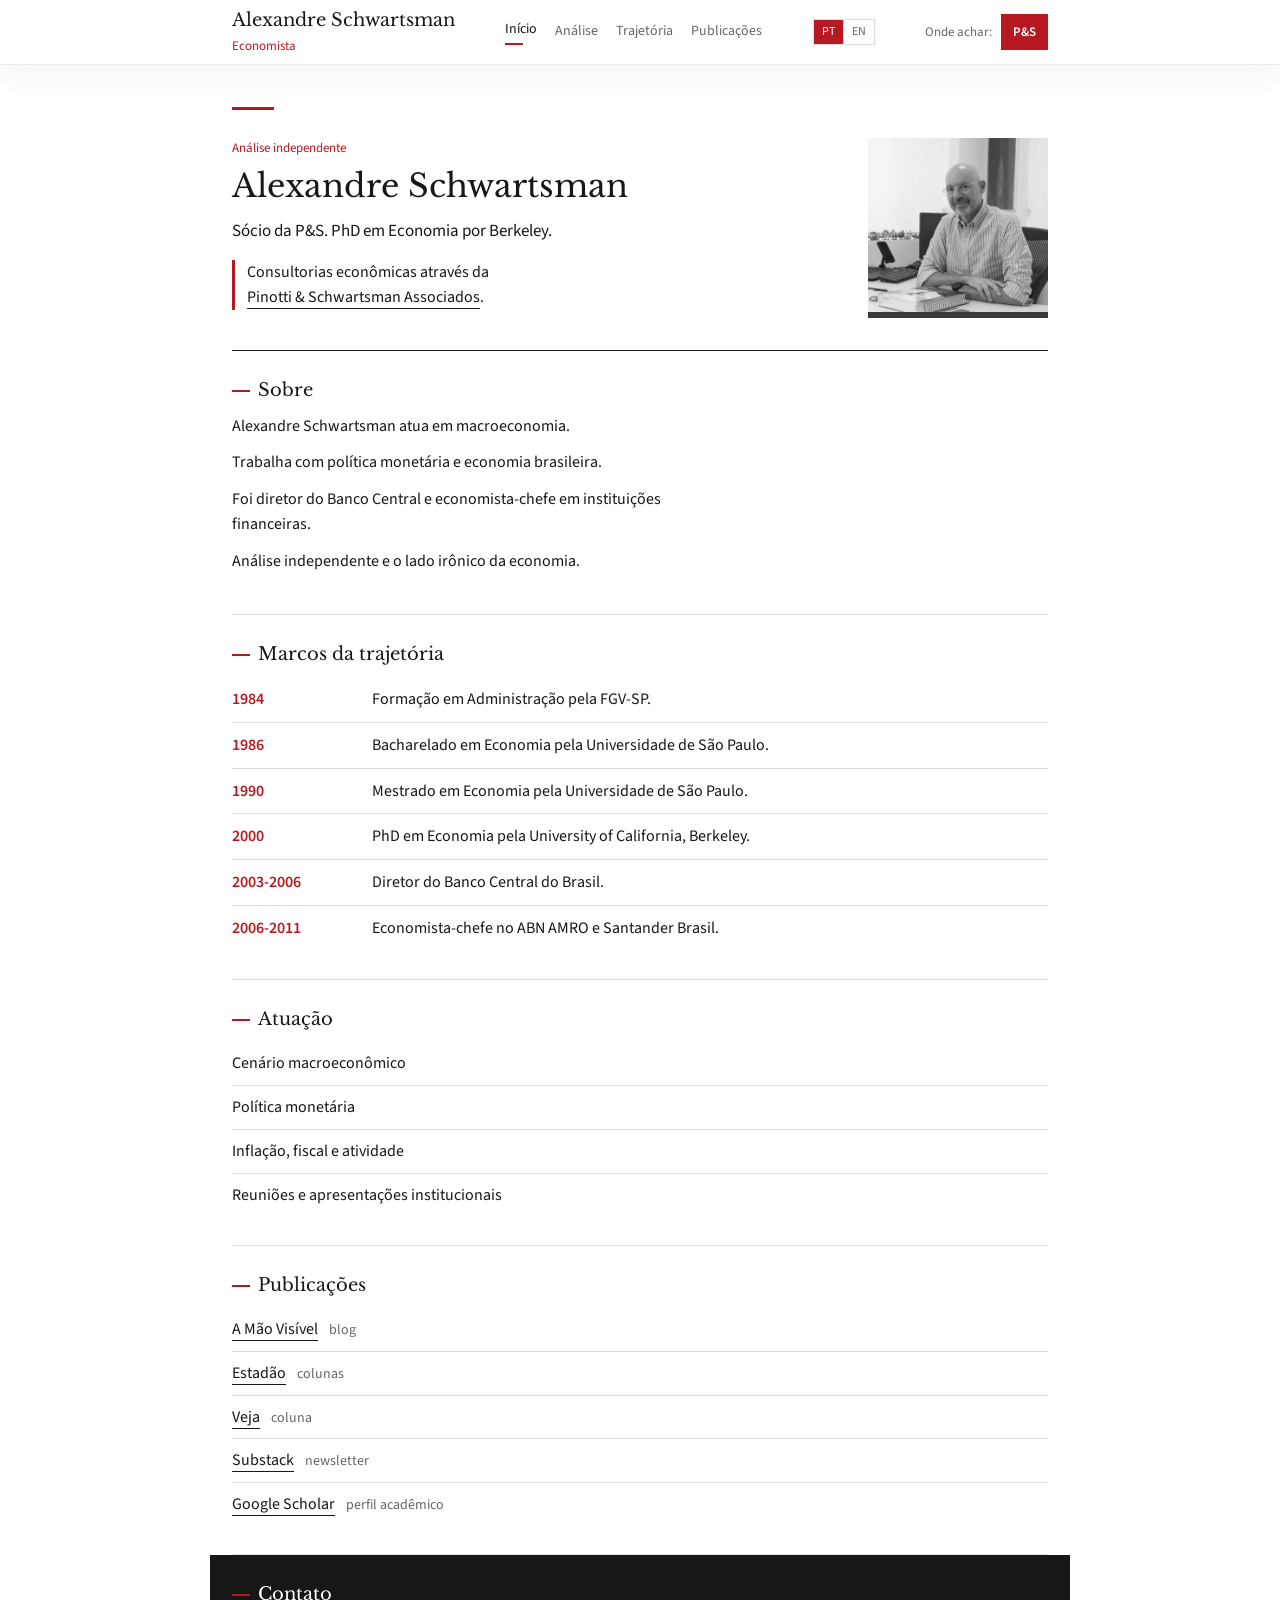
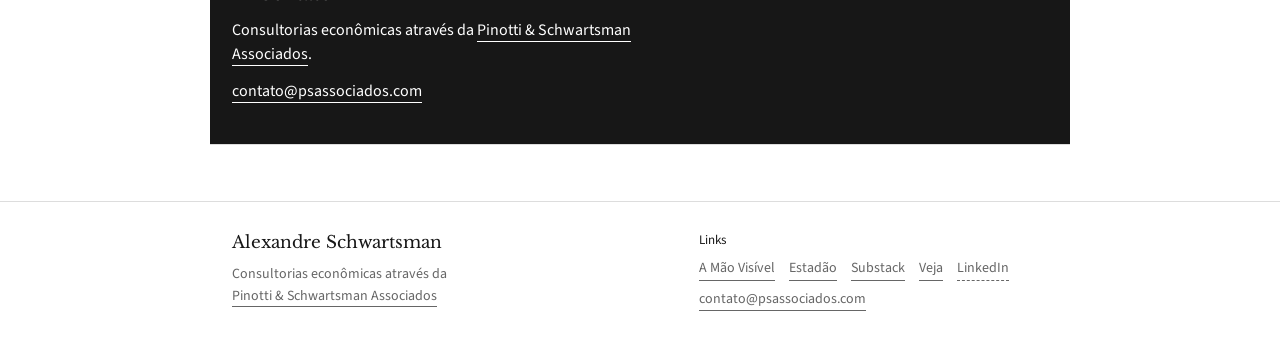
<file: index.html>
<!doctype html>
<html lang="pt-BR">
<head>
  <meta charset="utf-8" />
  <meta name="viewport" content="width=device-width, initial-scale=1" />
  <title>Alexandre Schwartsman</title>
  <meta name="description" content="Alexandre Schwartsman. Economista. Sócio da P&S." />
  <meta property="og:title" content="Alexandre Schwartsman" />
  <meta property="og:description" content="Economista. Sócio da Pinotti & Schwartsman Associados." />
  <meta property="og:type" content="website" />
  <meta property="og:image" content="assets/alexandre.avif" />
  <link rel="preconnect" href="https://fonts.googleapis.com" />
  <link rel="preconnect" href="https://fonts.gstatic.com" crossorigin />
  <link href="https://fonts.googleapis.com/css2?family=Libre+Baskerville:wght@400;700&family=Source+Sans+3:wght@400;500;600&display=swap" rel="stylesheet" />
  <link rel="stylesheet" href="styles.css?v=20260616-2" />
</head>
<body data-active="index.html">
  <div data-slot="header"></div>

  <main class="page">
    <section class="intro">
      <div>
        <p class="kicker" data-pt="Análise independente" data-en="Independent analysis">Análise independente</p>
        <h1>Alexandre Schwartsman</h1>
        <p class="summary" data-pt="Sócio da P&S. PhD em Economia por Berkeley." data-en="Partner at P&S. PhD in Economics from Berkeley.">Sócio da P&amp;S. PhD em Economia por Berkeley.</p>
        <p class="old-note"><span data-pt="Consultorias econômicas através da" data-en="Economic consulting through">Consultorias econômicas através da</span><br><a href="https://psassociados.com" target="_blank" rel="noopener">Pinotti &amp; Schwartsman Associados</a>.</p>
      </div>
      <figure>
        <img src="assets/alexandre.avif" alt="Alexandre Schwartsman" />
      </figure>
    </section>

    <section class="block">
      <h2 data-pt="Sobre" data-en="About">Sobre</h2>
      <p data-pt="Alexandre Schwartsman atua em macroeconomia." data-en="Alexandre Schwartsman works in macroeconomics.">Alexandre Schwartsman atua em macroeconomia.</p>
      <p data-pt="Trabalha com política monetária e economia brasileira." data-en="His work covers monetary policy and the Brazilian economy.">Trabalha com política monetária e economia brasileira.</p>
      <p data-pt="Foi diretor do Banco Central e economista-chefe em instituições financeiras." data-en="He was a Central Bank director and chief economist at financial institutions.">Foi diretor do Banco Central e economista-chefe em instituições financeiras.</p>
      <p data-pt="Análise independente e o lado irônico da economia." data-en="Independent analysis and the ironic side of economics.">Análise independente e o lado irônico da economia.</p>
    </section>

    <section class="block">
      <h2 data-pt="Marcos da trajetória" data-en="Career milestones">Marcos da trajetória</h2>
      <ul class="milestones">
        <li><time>1984</time><span data-pt="Formação em Administração pela FGV-SP." data-en="Business Administration degree from FGV-SP.">Formação em Administração pela FGV-SP.</span></li>
        <li><time>1986</time><span data-pt="Bacharelado em Economia pela Universidade de São Paulo." data-en="Economics degree from the University of São Paulo.">Bacharelado em Economia pela Universidade de São Paulo.</span></li>
        <li><time>1990</time><span data-pt="Mestrado em Economia pela Universidade de São Paulo." data-en="Master's degree in Economics from the University of São Paulo.">Mestrado em Economia pela Universidade de São Paulo.</span></li>
        <li><time>2000</time><span data-pt="PhD em Economia pela University of California, Berkeley." data-en="PhD in Economics from the University of California, Berkeley.">PhD em Economia pela University of California, Berkeley.</span></li>
        <li><time>2003-2006</time><span data-pt="Diretor do Banco Central do Brasil." data-en="Director at the Central Bank of Brazil.">Diretor do Banco Central do Brasil.</span></li>
        <li><time>2006-2011</time><span data-pt="Economista-chefe no ABN AMRO e Santander Brasil." data-en="Chief economist at ABN AMRO and Santander Brazil.">Economista-chefe no ABN AMRO e Santander Brasil.</span></li>
      </ul>
    </section>

    <section class="block">
      <h2 data-pt="Atuação" data-en="Work">Atuação</h2>
      <ul class="plain-list">
        <li data-pt="Cenário macroeconômico" data-en="Macroeconomic outlook">Cenário macroeconômico</li>
        <li data-pt="Política monetária" data-en="Monetary policy">Política monetária</li>
        <li data-pt="Inflação, fiscal e atividade" data-en="Inflation, fiscal policy and activity">Inflação, fiscal e atividade</li>
        <li data-pt="Reuniões e apresentações institucionais" data-en="Institutional meetings and presentations">Reuniões e apresentações institucionais</li>
      </ul>
    </section>

    <section class="block">
      <h2 data-pt="Publicações" data-en="Publications">Publicações</h2>
      <ul class="link-list">
        <li><a href="https://maovisivel.blogspot.com/" target="_blank" rel="noopener">A Mão Visível</a> <span>blog</span></li>
        <li><a href="https://www.estadao.com.br/economia/alexandre-schwartsman/" target="_blank" rel="noopener">Estadão</a> <span>colunas</span></li>
        <li><a href="https://veja.abril.com.br/coluna/alexandre-schwartsman/" target="_blank" rel="noopener">Veja</a> <span>coluna</span></li>
        <li><a href="https://alexschwartsman.substack.com/" target="_blank" rel="noopener">Substack</a> <span>newsletter</span></li>
        <li><a href="https://scholar.google.com/citations?user=0RUeCwEAAAAJ" target="_blank" rel="noopener">Google Scholar</a> <span>perfil acadêmico</span></li>
      </ul>
    </section>

    <section class="block contact-note">
      <h2 data-pt="Contato" data-en="Contact">Contato</h2>
      <p><span data-pt="Consultorias econômicas através da" data-en="Economic consulting through">Consultorias econômicas através da</span> <a href="https://psassociados.com" target="_blank" rel="noopener">Pinotti &amp; Schwartsman Associados</a>.</p>
      <p><a href="mailto:contato@psassociados.com">contato@psassociados.com</a></p>
    </section>
  </main>

  <div data-slot="footer"></div>
  <script src="site.js?v=20260616-2"></script>
</body>
</html>
</file>
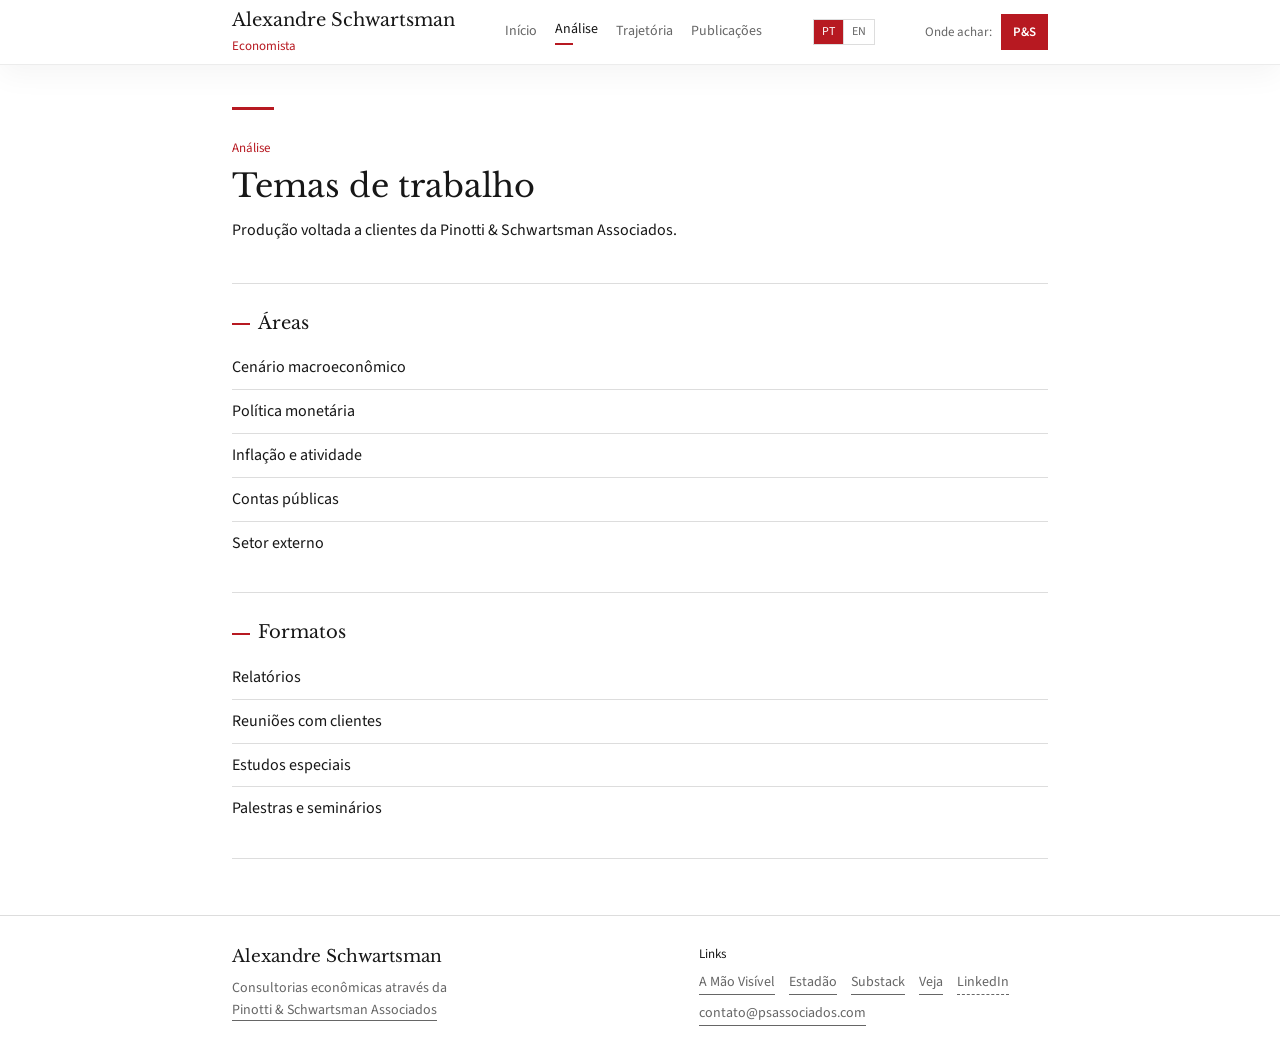
<file: analise.html>
<!doctype html>
<html lang="pt-BR">
<head>
  <meta charset="utf-8" />
  <meta name="viewport" content="width=device-width, initial-scale=1" />
  <title>Análise - Alexandre Schwartsman</title>
  <meta name="description" content="Análise macroeconômica. P&S." />
  <link rel="preconnect" href="https://fonts.googleapis.com" />
  <link rel="preconnect" href="https://fonts.gstatic.com" crossorigin />
  <link href="https://fonts.googleapis.com/css2?family=Libre+Baskerville:wght@400;700&family=Source+Sans+3:wght@400;500;600&display=swap" rel="stylesheet" />
  <link rel="stylesheet" href="styles.css?v=20260616-2" />
</head>
<body data-active="analise.html">
  <div data-slot="header"></div>

  <main class="page">
    <section class="block first">
      <p class="kicker" data-pt="Análise" data-en="Analysis">Análise</p>
      <h1 data-pt="Temas de trabalho" data-en="Areas of work">Temas de trabalho</h1>
      <p data-pt="Produção voltada a clientes da Pinotti & Schwartsman Associados." data-en="Research for clients of Pinotti & Schwartsman Associados.">Produção voltada a clientes da Pinotti & Schwartsman Associados.</p>
    </section>

    <section class="block">
      <h2 data-pt="Áreas" data-en="Areas">Áreas</h2>
      <ul class="plain-list">
        <li>Cenário macroeconômico</li>
        <li>Política monetária</li>
        <li>Inflação e atividade</li>
        <li>Contas públicas</li>
        <li>Setor externo</li>
      </ul>
    </section>

    <section class="block">
      <h2 data-pt="Formatos" data-en="Formats">Formatos</h2>
      <ul class="plain-list">
        <li>Relatórios</li>
        <li>Reuniões com clientes</li>
        <li>Estudos especiais</li>
        <li>Palestras e seminários</li>
      </ul>
    </section>
  </main>

  <div data-slot="footer"></div>
  <script src="site.js?v=20260616-2"></script>
</body>
</html>
</file>
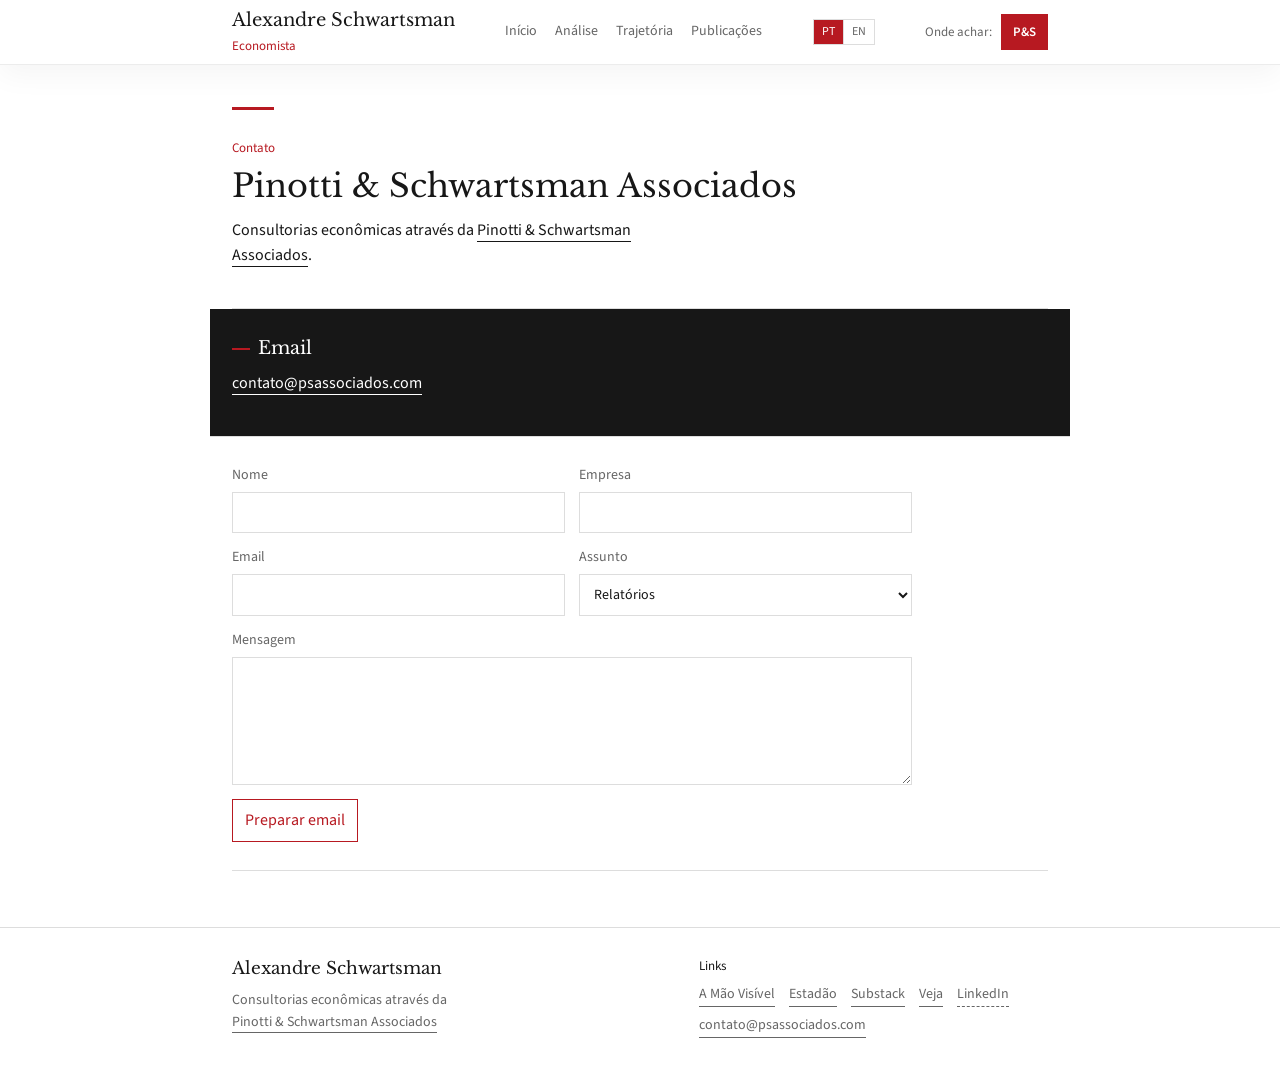
<file: contato.html>
<!doctype html>
<html lang="pt-BR">
<head>
  <meta charset="utf-8" />
  <meta name="viewport" content="width=device-width, initial-scale=1" />
  <title>Contato - Alexandre Schwartsman</title>
  <meta name="description" content="Contato institucional P&S." />
  <link rel="preconnect" href="https://fonts.googleapis.com" />
  <link rel="preconnect" href="https://fonts.gstatic.com" crossorigin />
  <link href="https://fonts.googleapis.com/css2?family=Libre+Baskerville:wght@400;700&family=Source+Sans+3:wght@400;500;600&display=swap" rel="stylesheet" />
  <link rel="stylesheet" href="styles.css?v=20260616-2" />
</head>
<body data-active="contato.html">
  <div data-slot="header"></div>

  <main class="page">
    <section class="block first">
      <p class="kicker" data-pt="Contato" data-en="Contact">Contato</p>
      <h1>Pinotti & Schwartsman Associados</h1>
      <p><span data-pt="Consultorias econômicas através da" data-en="Economic consulting through">Consultorias econômicas através da</span> <a href="https://psassociados.com" target="_blank" rel="noopener">Pinotti &amp; Schwartsman Associados</a>.</p>
    </section>

    <section class="block contact-note">
      <h2 data-pt="Email" data-en="Email">Email</h2>
      <p><a href="mailto:contato@psassociados.com">contato@psassociados.com</a></p>
    </section>

    <section class="block">
      <form class="form" data-contact-form>
        <label>Nome <input name="nome" required autocomplete="name" /></label>
        <label>Empresa <input name="empresa" autocomplete="organization" /></label>
        <label>Email <input name="email" type="email" required autocomplete="email" /></label>
        <label>Assunto
          <select name="assunto">
            <option>Relatórios</option>
            <option>Reunião</option>
            <option>Palestra</option>
            <option>Outro</option>
          </select>
        </label>
        <label class="full">Mensagem <textarea name="mensagem" rows="5"></textarea></label>
        <button class="btn" type="submit">Preparar email</button>
        <p class="form-status" hidden data-form-status>Seu aplicativo de email será aberto.</p>
      </form>
    </section>
  </main>

  <div data-slot="footer"></div>
  <script src="site.js?v=20260616-2"></script>
</body>
</html>
</file>
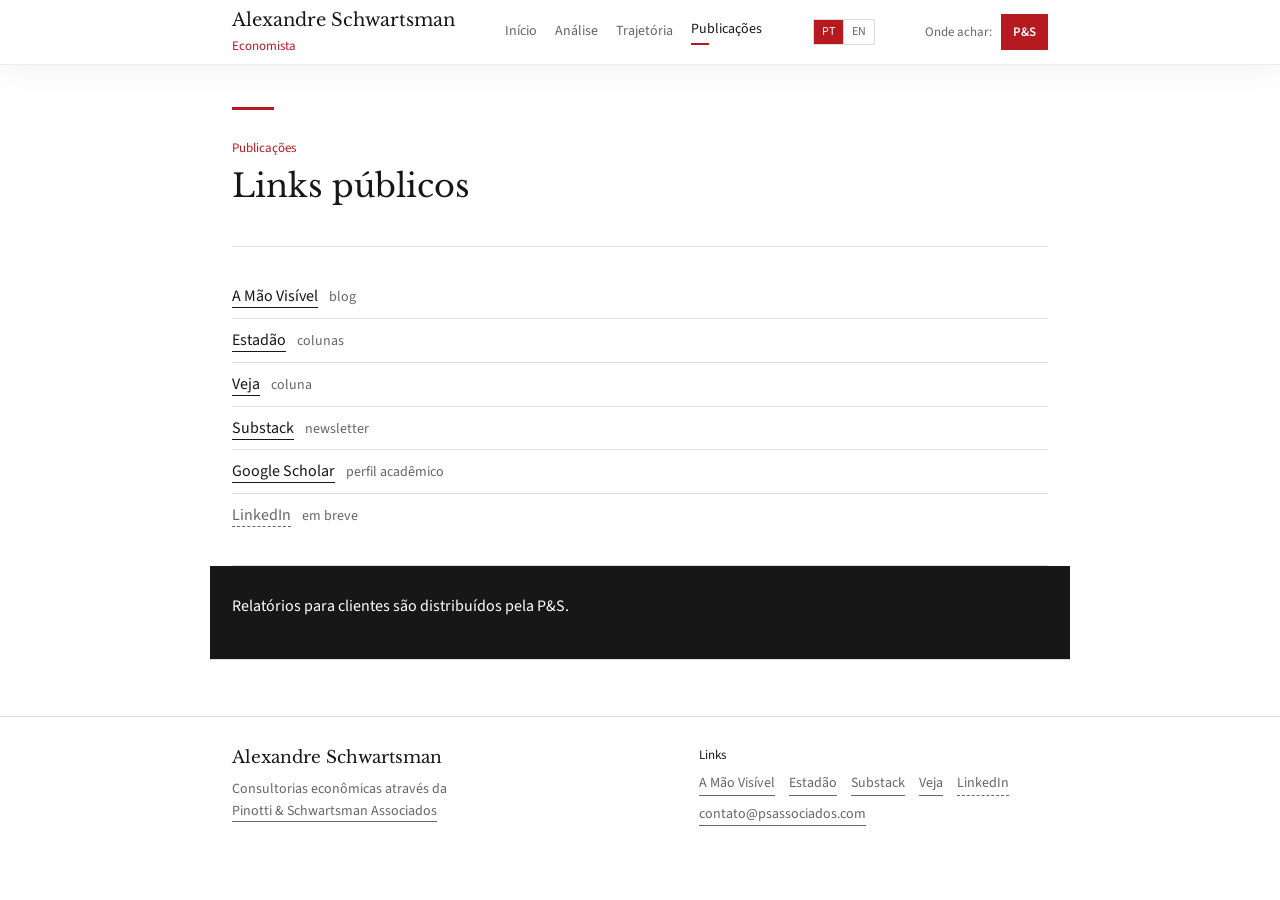
<file: publicacoes.html>
<!doctype html>
<html lang="pt-BR">
<head>
  <meta charset="utf-8" />
  <meta name="viewport" content="width=device-width, initial-scale=1" />
  <title>Publicações - Alexandre Schwartsman</title>
  <meta name="description" content="Publicações de Alexandre Schwartsman." />
  <link rel="preconnect" href="https://fonts.googleapis.com" />
  <link rel="preconnect" href="https://fonts.gstatic.com" crossorigin />
  <link href="https://fonts.googleapis.com/css2?family=Libre+Baskerville:wght@400;700&family=Source+Sans+3:wght@400;500;600&display=swap" rel="stylesheet" />
  <link rel="stylesheet" href="styles.css?v=20260616-2" />
</head>
<body data-active="publicacoes.html">
  <div data-slot="header"></div>

  <main class="page">
    <section class="block first">
      <p class="kicker" data-pt="Publicações" data-en="Publications">Publicações</p>
      <h1 data-pt="Links públicos" data-en="Public links">Links públicos</h1>
    </section>

    <section class="block">
      <ul class="link-list">
        <li><a href="https://maovisivel.blogspot.com/" target="_blank" rel="noopener">A Mão Visível</a> <span>blog</span></li>
        <li><a href="https://www.estadao.com.br/economia/alexandre-schwartsman/" target="_blank" rel="noopener">Estadão</a> <span>colunas</span></li>
        <li><a href="https://veja.abril.com.br/coluna/alexandre-schwartsman/" target="_blank" rel="noopener">Veja</a> <span>coluna</span></li>
        <li><a href="https://alexschwartsman.substack.com/" target="_blank" rel="noopener">Substack</a> <span>newsletter</span></li>
        <li><a href="https://scholar.google.com/citations?user=0RUeCwEAAAAJ" target="_blank" rel="noopener">Google Scholar</a> <span>perfil acadêmico</span></li>
        <li><a class="pending-link" href="#" aria-disabled="true">LinkedIn</a> <span>em breve</span></li>
      </ul>
    </section>

    <section class="block contact-note">
      <p data-pt="Relatórios para clientes são distribuídos pela P&S." data-en="Client reports are distributed by P&S.">Relatórios para clientes são distribuídos pela P&S.</p>
    </section>
  </main>

  <div data-slot="footer"></div>
  <script src="site.js?v=20260616-2"></script>
</body>
</html>
</file>
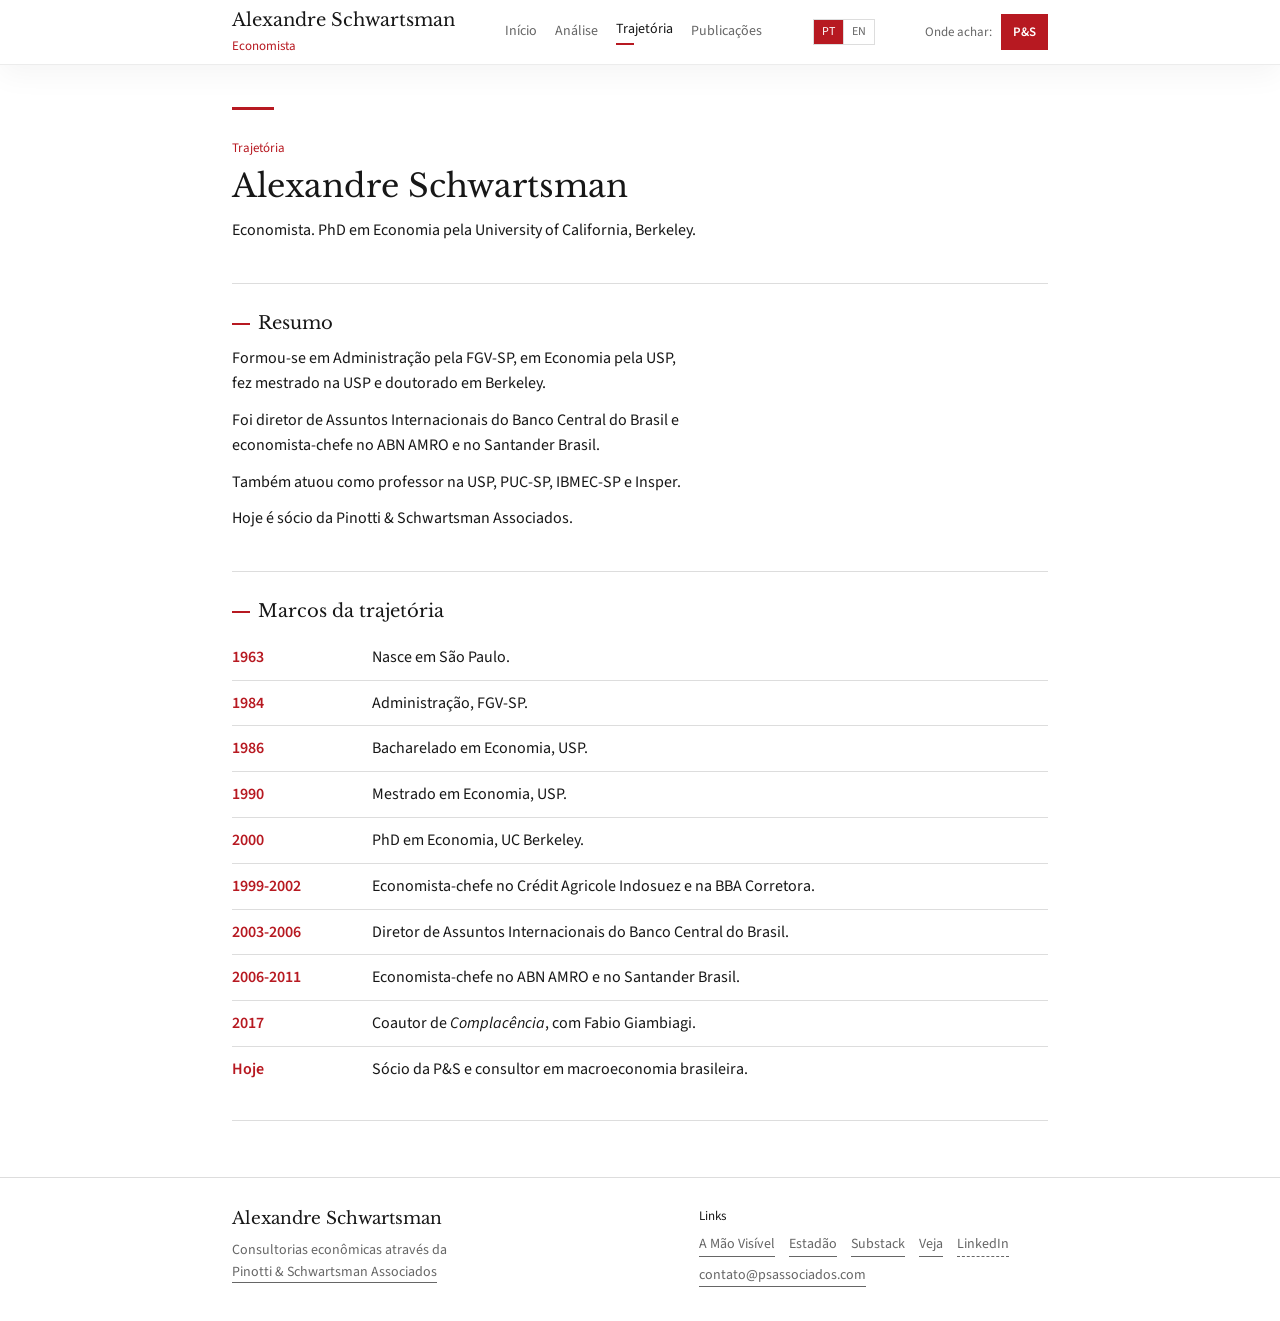
<file: trajetoria.html>
<!doctype html>
<html lang="pt-BR">
<head>
  <meta charset="utf-8" />
  <meta name="viewport" content="width=device-width, initial-scale=1" />
  <title>Trajetória - Alexandre Schwartsman</title>
  <meta name="description" content="Trajetória de Alexandre Schwartsman." />
  <link rel="preconnect" href="https://fonts.googleapis.com" />
  <link rel="preconnect" href="https://fonts.gstatic.com" crossorigin />
  <link href="https://fonts.googleapis.com/css2?family=Libre+Baskerville:wght@400;700&family=Source+Sans+3:wght@400;500;600&display=swap" rel="stylesheet" />
  <link rel="stylesheet" href="styles.css?v=20260616-2" />
</head>
<body data-active="trajetoria.html">
  <div data-slot="header"></div>

  <main class="page">
    <section class="block first">
      <p class="kicker" data-pt="Trajetória" data-en="Career">Trajetória</p>
      <h1>Alexandre Schwartsman</h1>
      <p data-pt="Economista. PhD em Economia pela University of California, Berkeley." data-en="Economist. PhD in Economics from the University of California, Berkeley.">Economista. PhD em Economia pela University of California, Berkeley.</p>
    </section>

    <section class="block">
      <h2 data-pt="Resumo" data-en="Summary">Resumo</h2>
      <p>Formou-se em Administração pela FGV-SP, em Economia pela USP, fez mestrado na USP e doutorado em Berkeley.</p>
      <p>Foi diretor de Assuntos Internacionais do Banco Central do Brasil e economista-chefe no ABN AMRO e no Santander Brasil.</p>
      <p>Também atuou como professor na USP, PUC-SP, IBMEC-SP e Insper.</p>
      <p>Hoje é sócio da Pinotti & Schwartsman Associados.</p>
    </section>

    <section class="block">
      <h2 data-pt="Marcos da trajetória" data-en="Career milestones">Marcos da trajetória</h2>
      <ul class="milestones">
        <li><time>1963</time><span>Nasce em São Paulo.</span></li>
        <li><time>1984</time><span>Administração, FGV-SP.</span></li>
        <li><time>1986</time><span>Bacharelado em Economia, USP.</span></li>
        <li><time>1990</time><span>Mestrado em Economia, USP.</span></li>
        <li><time>2000</time><span>PhD em Economia, UC Berkeley.</span></li>
        <li><time>1999-2002</time><span>Economista-chefe no Crédit Agricole Indosuez e na BBA Corretora.</span></li>
        <li><time>2003-2006</time><span>Diretor de Assuntos Internacionais do Banco Central do Brasil.</span></li>
        <li><time>2006-2011</time><span>Economista-chefe no ABN AMRO e no Santander Brasil.</span></li>
        <li><time>2017</time><span>Coautor de <em>Complacência</em>, com Fabio Giambiagi.</span></li>
        <li><time>Hoje</time><span>Sócio da P&S e consultor em macroeconomia brasileira.</span></li>
      </ul>
    </section>
  </main>

  <div data-slot="footer"></div>
  <script src="site.js?v=20260616-2"></script>
</body>
</html>
</file>
<file: styles.css>
:root {
  --bg: #ffffff;
  --ink: #171717;
  --muted: #666666;
  --line: #dddddd;
  --soft: #f6f6f6;
  --red: #b71921;
  --blue: #2968ac;
  --serif: "Libre Baskerville", Georgia, serif;
  --sans: "Source Sans 3", Arial, sans-serif;
  --max: 860px;
  --gutter: 22px;
}

* { box-sizing: border-box; }

html, body {
  margin: 0;
  background: var(--bg);
  color: var(--ink);
  font-family: var(--sans);
  font-size: 16px;
  line-height: 1.55;
  overflow-x: hidden;
}

a {
  color: inherit;
  text-decoration: none;
  border-bottom: 1px solid currentColor;
  overflow-wrap: anywhere;
  word-break: break-word;
}

a:hover,
a:focus {
  color: var(--red);
}

img { display: block; max-width: 100%; }
p {
  margin: 0 0 12px;
  max-width: 58ch;
  overflow-wrap: anywhere;
  word-break: break-word;
}

h1, h2, h3 {
  margin: 0 0 12px;
  font-family: var(--serif);
  font-weight: 400;
  line-height: 1.25;
}

h1 { font-size: clamp(24px, 3vw, 32px); }
h2 { font-size: 18px; }
h3 { font-size: 16px; }

.container,
.page {
  max-width: var(--max);
  margin: 0 auto;
  padding-left: var(--gutter);
  padding-right: var(--gutter);
  min-width: 0;
}

.site-header {
  border-bottom: 1px solid rgba(23,23,23,.08);
  background: rgba(255,255,255,.94);
  box-shadow: 0 10px 30px rgba(23,23,23,.045);
  backdrop-filter: blur(12px);
  -webkit-backdrop-filter: blur(12px);
  position: sticky;
  top: 0;
  z-index: 200;
}

.header-row {
  min-height: 64px;
  display: flex;
  align-items: center;
  justify-content: space-between;
  gap: 24px;
}

.brand {
  border: 0;
  display: inline-flex;
  flex-direction: column;
  gap: 1px;
}

.brand-name {
  font-family: var(--serif);
  font-size: 18px;
}

.brand-sub {
  color: var(--red);
  font-size: 13px;
}

.nav {
  display: flex;
  gap: 18px;
  align-items: center;
}

.nav a {
  border: 0;
  color: var(--muted);
  font-size: 14px;
}

.nav a:hover,
.nav a.active { color: var(--ink); }

.nav a.active::after {
  content: "";
  display: block;
  width: 18px;
  height: 2px;
  background: var(--red);
  margin-top: 2px;
}

.mobile-menu-toggle {
  display: none;
}

.nav-panel {
  display: contents;
}

.nav-panel.open {
  position: fixed !important;
  inset: 0 !important;
  z-index: 120 !important;
  display: grid !important;
  grid-template-rows: 1fr auto auto;
  gap: 26px;
  padding: 96px 28px 34px;
  background: #fff !important;
  transform: none !important;
}

.lang-switch {
  display: inline-flex;
  border: 1px solid var(--line);
}

.lang-switch button {
  border: 0;
  background: var(--bg);
  color: var(--muted);
  padding: 6px 8px;
  font: inherit;
  font-size: 12px;
  line-height: 1;
  cursor: pointer;
}

.lang-switch button + button {
  border-left: 1px solid var(--line);
}

.lang-switch button:hover,
.lang-switch button:focus,
.lang-switch button.active {
  background: var(--red);
  color: var(--bg);
}

.ps-where {
  display: inline-flex;
  align-items: center;
  gap: 9px;
  color: var(--muted);
  font-size: 13px;
  white-space: nowrap;
}

.ps-link {
  border: 1px solid var(--red);
  background: var(--red);
  color: var(--bg);
  padding: 7px 11px;
  font-size: 13px;
  font-weight: 600;
  transition: background .15s, border-color .15s, color .15s;
}

.ps-link:hover,
.ps-link:focus {
  background: var(--blue);
  border-color: var(--blue);
  color: var(--bg);
}

.page { padding-top: 42px; padding-bottom: 56px; }

.page::before {
  content: "";
  display: block;
  width: 42px;
  height: 3px;
  background: var(--red);
  margin-bottom: 28px;
}

.intro {
  display: grid;
  grid-template-columns: minmax(0, 1fr) 180px;
  gap: 42px;
  align-items: start;
  padding-bottom: 28px;
  border-bottom: 1px solid var(--ink);
}

.intro > *,
.block,
.summary,
.old-note {
  min-width: 0;
}

.intro figure { margin: 0; }

.intro img {
  width: 180px;
  aspect-ratio: 1;
  object-fit: cover;
  filter: grayscale(1);
  border-bottom: 6px solid var(--red);
}

.kicker {
  color: var(--red);
  font-size: 13px;
  margin-bottom: 8px;
}

.summary {
  font-size: 17px;
}

.old-note {
  margin-top: 16px;
  padding-left: 12px;
  border-left: 3px solid var(--red);
  color: var(--ink);
}

.block {
  padding: 28px 0;
  border-bottom: 1px solid var(--line);
}

.milestones {
  list-style: none;
  margin: 0;
  padding: 0;
}

.milestones li {
  display: grid;
  grid-template-columns: 120px 1fr;
  gap: 20px;
  padding: 10px 0;
  border-top: 1px solid var(--line);
}

.milestones li:first-child { border-top: 0; }

.milestones time {
  color: var(--red);
  font-weight: 600;
}

.block h2::before {
  content: "";
  display: inline-block;
  width: 18px;
  height: 2px;
  background: var(--red);
  margin-right: 8px;
  vertical-align: middle;
}

.block.first { padding-top: 0; }

.plain-list,
.link-list {
  list-style: none;
  margin: 0;
  padding: 0;
}

.plain-list li,
.link-list li {
  padding: 9px 0;
  border-top: 1px solid var(--line);
}

.plain-list li:first-child,
.link-list li:first-child { border-top: 0; }

.link-list span {
  color: var(--muted);
  margin-left: 8px;
  font-size: 14px;
}

.contact-note {
  background: var(--ink);
  color: var(--bg);
  margin-left: calc(var(--gutter) * -1);
  margin-right: calc(var(--gutter) * -1);
  padding-left: var(--gutter);
  padding-right: var(--gutter);
}

.contact-note a {
  color: var(--bg);
}

.form {
  display: grid;
  grid-template-columns: 1fr 1fr;
  gap: 14px;
  max-width: 680px;
}

.form label {
  display: grid;
  gap: 5px;
  color: var(--muted);
  font-size: 14px;
}

.form .full { grid-column: 1 / -1; }

input, select, textarea {
  width: 100%;
  padding: 9px 10px;
  border: 1px solid var(--line);
  background: var(--bg);
  color: var(--ink);
  font: inherit;
}

input:focus,
select:focus,
textarea:focus {
  outline: 1px solid var(--red);
  outline-offset: 1px;
}

textarea { resize: vertical; }

.btn {
  width: fit-content;
  border: 1px solid var(--red);
  background: var(--bg);
  color: var(--red);
  padding: 8px 12px;
  font: inherit;
  cursor: pointer;
  transition: background .15s, color .15s;
}

.btn:hover,
.btn:focus,
.btn:active {
  background: var(--red);
  color: var(--bg);
}

.form-status {
  grid-column: 1 / -1;
  color: var(--muted);
  font-size: 14px;
}

.site-footer {
  border-top: 1px solid var(--line);
  padding: 28px 0 34px;
  color: var(--muted);
  font-size: 14px;
}

.footer-grid {
  display: grid;
  grid-template-columns: 1fr minmax(300px, .85fr);
  gap: 56px;
  align-items: start;
}

.site-footer strong {
  display: block;
  color: var(--ink);
  font-family: var(--serif);
  font-weight: 400;
  font-size: 17px;
  margin-bottom: 8px;
}

.footer-note {
  margin: 0;
  color: var(--muted);
}

.footer-label {
  display: block;
  color: var(--ink);
  font-size: 13px;
  margin-bottom: 8px;
}

.footer-links {
  display: flex;
  flex-wrap: wrap;
  gap: 8px 14px;
  margin-bottom: 8px;
}

.footer-links a,
.footer-email {
  display: inline-block;
}

.footer-email {
  color: var(--muted);
}

.pending-link {
  color: var(--muted);
  border-bottom-style: dashed;
  cursor: default;
}

.pending-link:hover,
.pending-link:focus {
  color: var(--muted);
}

body.is-mobile.menu-open {
  overflow: hidden;
}

body.menu-open::before {
  content: "";
  position: fixed;
  inset: 0;
  z-index: 110;
  background: #fff;
}

body.is-mobile .site-header .container,
body.is-mobile .page {
  width: 100%;
  max-width: none;
}

body.is-mobile .header-row {
  min-height: 68px;
  display: grid;
  grid-template-columns: 1fr auto;
  grid-template-areas: "brand menu";
  align-items: center;
  gap: 14px;
  padding-top: 10px;
  padding-bottom: 10px;
}

body.is-mobile .brand {
  grid-area: brand;
}

body.is-mobile .mobile-menu-toggle {
  grid-area: menu;
  position: fixed;
  top: 14px;
  left: min(calc(100vw - 60px), 330px);
  z-index: 230;
  display: inline-grid;
  place-items: center;
  width: 42px;
  height: 42px;
  padding: 0;
  border: 1px solid transparent;
  background: transparent;
  color: var(--ink);
  font: inherit;
  font-size: 30px;
  line-height: 1;
  cursor: pointer;
  justify-self: end;
}

body.is-mobile .mobile-menu-toggle[aria-expanded="true"] {
  color: var(--red);
}

body.is-mobile .nav-panel {
  position: fixed;
  inset: 0;
  z-index: 220;
  display: grid;
  grid-template-rows: 1fr auto auto;
  gap: 26px;
  padding: 96px 28px 34px;
  background: rgba(255,255,255,.98);
  transform: translateX(100%);
  transition: transform .2s ease;
}

body.is-mobile .nav-panel.open {
  transform: translateX(0);
}

body.is-mobile .nav {
  display: grid;
  align-content: start;
  gap: 18px;
}

body.is-mobile .nav a {
  width: fit-content;
  color: var(--ink);
  font-family: var(--serif);
  font-size: 28px;
  line-height: 1.15;
}

body.is-mobile .lang-switch {
  width: fit-content;
  align-items: center;
}

body.is-mobile .ps-where {
  justify-self: start;
  font-size: 13px;
  gap: 6px;
  min-width: 0;
}

@media (max-width: 1100px) {
  body.menu-open {
    overflow: hidden;
  }

  .container,
  .page {
    width: 100%;
    max-width: none;
  }

  p,
  .summary,
  .old-note {
    max-width: 100%;
  }

  .header-row {
    min-height: 68px;
    display: grid;
    grid-template-columns: 1fr auto;
    grid-template-areas:
      "brand menu";
    align-items: center;
    gap: 14px;
    padding-top: 10px;
    padding-bottom: 10px;
  }

  .brand {
    grid-area: brand;
  }

  .mobile-menu-toggle {
    grid-area: menu;
    position: relative;
    z-index: 130;
    display: inline-grid;
    place-items: center;
    width: 42px;
    height: 42px;
    padding: 0;
    border: 1px solid transparent;
    background: transparent;
    color: var(--ink);
    font: inherit;
    font-size: 30px;
    line-height: 1;
    cursor: pointer;
    justify-self: end;
  }

  .mobile-menu-toggle[aria-expanded="true"] {
    color: var(--red);
  }

  .nav-panel {
    position: fixed;
    inset: 0;
    z-index: 120;
    display: grid;
    grid-template-rows: 1fr auto auto;
    gap: 26px;
    padding: 96px 28px 34px;
    background: rgba(255,255,255,.98);
    transform: translateX(100%);
    transition: transform .2s ease;
  }

  .nav-panel.open {
    transform: translateX(0);
  }

  .nav {
    display: grid;
    align-content: start;
    gap: 18px;
  }

  .nav a {
    width: fit-content;
    color: var(--ink);
    font-family: var(--serif);
    font-size: 28px;
    line-height: 1.15;
  }

  .nav a.active::after {
    width: 28px;
    height: 2px;
    margin-top: 6px;
  }

  .lang-switch {
    width: fit-content;
    align-items: center;
  }

  .ps-where {
    justify-self: start;
    font-size: 13px;
    gap: 6px;
    min-width: 0;
  }

  .intro {
    grid-template-columns: 1fr;
    gap: 22px;
  }

  .intro img {
    width: 150px;
  }

  .form,
  .footer-grid {
    grid-template-columns: 1fr;
  }

  .ps-link {
    max-width: calc(100vw - 24px);
    white-space: normal;
  }
}
</file>
